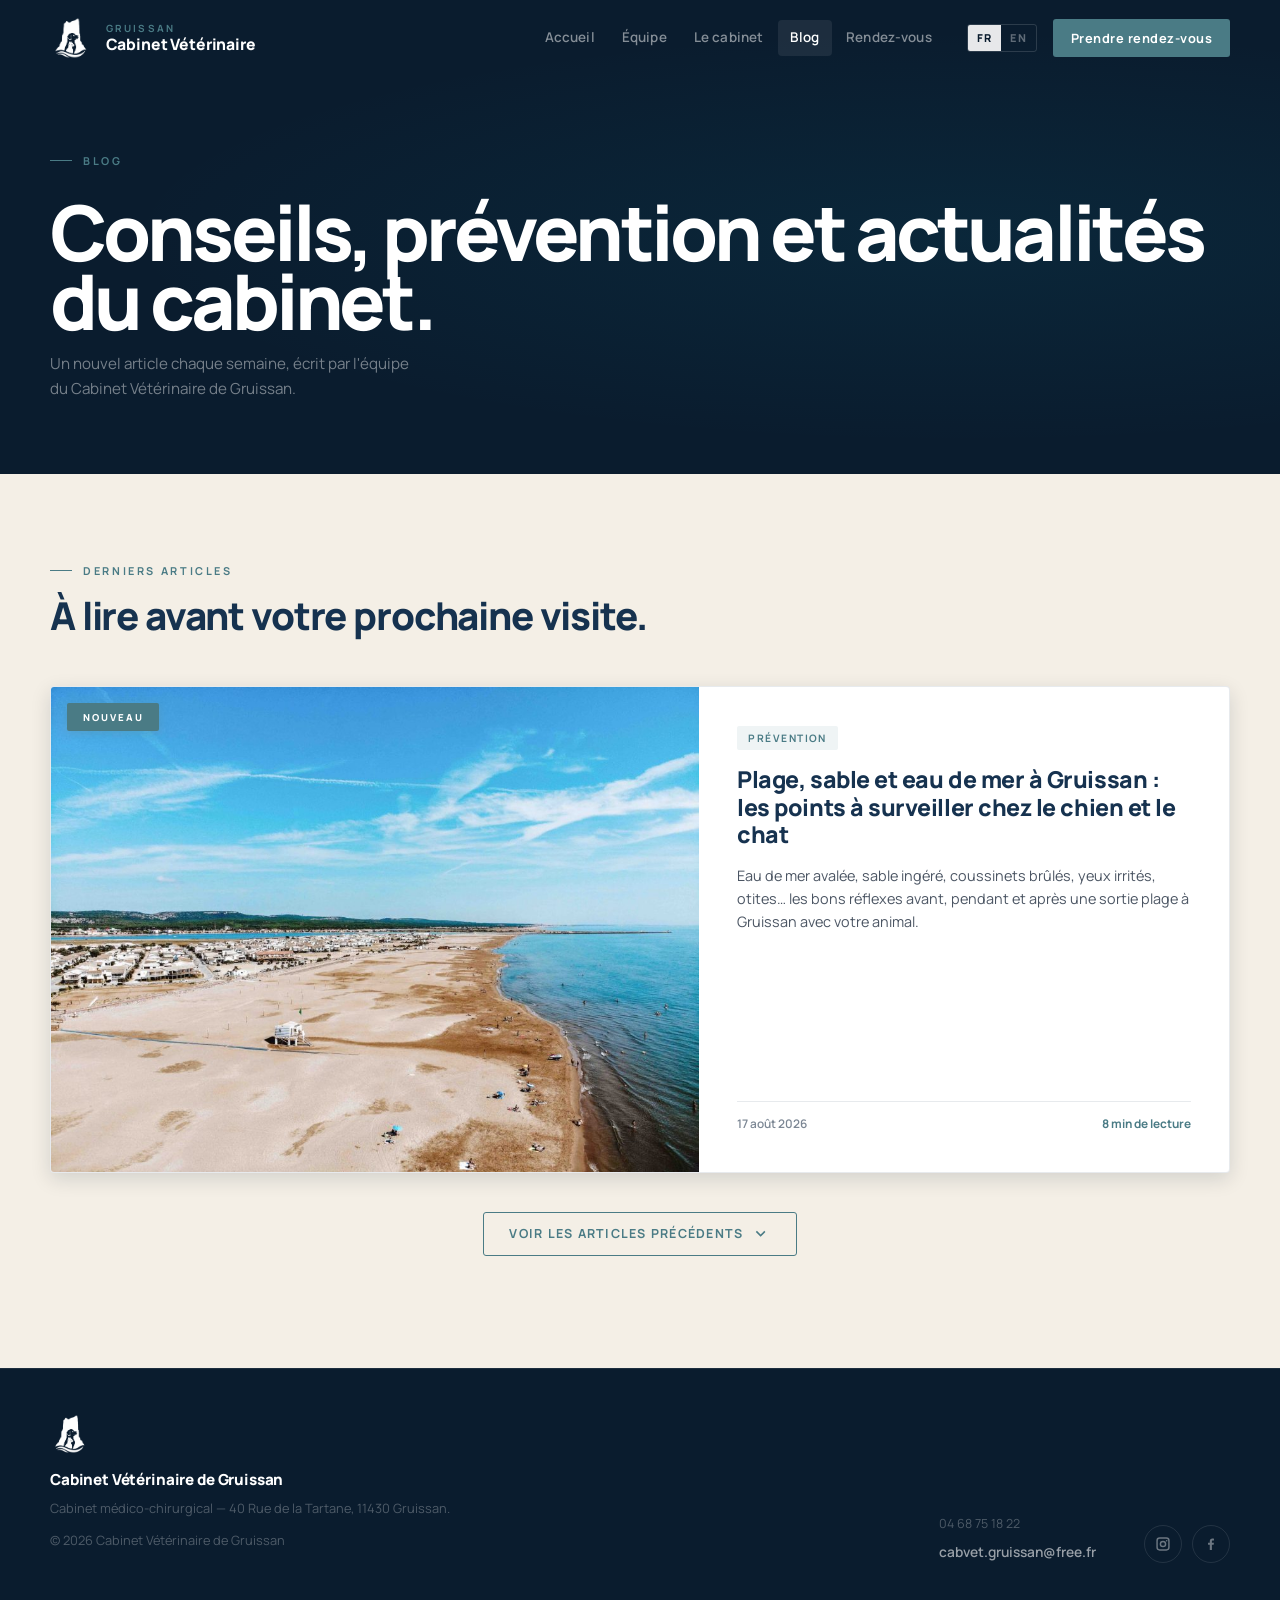
<file: blog.html>
<!DOCTYPE html>
<html lang="fr">
<head>
  <meta charset="UTF-8">
  <meta name="viewport" content="width=device-width, initial-scale=1.0">
  <title>Blog | Cabinet Vétérinaire de Gruissan</title>
  <meta id="metaDescription" name="description" content="Conseils vétérinaires, prévention et actualités pour chiens, chats et NAC, par le Cabinet Vétérinaire de Gruissan. Un nouvel article chaque semaine.">
  <link rel="canonical" href="https://www.cabinet-veterinaire-gruissan.fr/blog.html">
  <meta property="og:type" content="website">
  <meta property="og:title" content="Blog | Cabinet Vétérinaire de Gruissan">
  <meta property="og:description" content="Conseils vétérinaires, prévention et actualités pour chiens, chats et NAC, par le Cabinet Vétérinaire de Gruissan.">
  <meta property="og:image" content="Photos/Shooting Juin 2026/cabinet-veterinaire-gruissan-jf1.JPG">
  <meta property="og:url" content="https://www.cabinet-veterinaire-gruissan.fr/blog.html">
  <meta name="twitter:card" content="summary_large_image">
  <link rel="icon" type="image/png" href="Logo/logo-cabinet-veterinaire-gruissan-vf-sans-fond.png">
  <link rel="preconnect" href="https://fonts.googleapis.com">
  <link rel="preconnect" href="https://fonts.gstatic.com" crossorigin>
  <link href="https://fonts.googleapis.com/css2?family=Manrope:wght@400;500;600;700;800&display=swap" rel="stylesheet">
  <link rel="stylesheet" href="styles.css">
  <script src="main.js" defer></script>
  <script type="application/ld+json">
  {
    "@context": "https://schema.org",
    "@type": "Blog",
    "name": "Blog du Cabinet Vétérinaire de Gruissan",
    "url": "https://www.cabinet-veterinaire-gruissan.fr/blog.html",
    "publisher": {
      "@type": "VeterinaryCare",
      "name": "Cabinet Vétérinaire de Gruissan",
      "founder": "Dr Jean-François EYME"
    },
    "blogPost": [
      {
        "@type": "BlogPosting",
        "headline": "Épillets de graminées : le danger méconnu de l'été pour chiens et chats à Gruissan",
        "url": "https://www.cabinet-veterinaire-gruissan.fr/blog-epillets-graminees-chien-chat.html",
        "datePublished": "2026-06-17"
      },
      {
        "@type": "BlogPosting",
        "headline": "Canicule à Gruissan : comment protéger votre chien ou votre chat pendant les fortes chaleurs",
        "url": "https://www.cabinet-veterinaire-gruissan.fr/blog-canicule-chien-chat-gruissan.html",
        "datePublished": "2026-07-06"
      },
      {
        "@type": "BlogPosting",
        "headline": "Épillets à Gruissan : pourquoi faut-il les surveiller chez le chien et le chat ?",
        "url": "https://www.cabinet-veterinaire-gruissan.fr/blog-epillets-surveiller-chien-chat-gruissan.html",
        "datePublished": "2026-07-27"
      },
      {
        "@type": "BlogPosting",
        "headline": "En vacances à Gruissan avec votre animal : les bons réflexes avant et pendant le séjour",
        "url": "https://www.cabinet-veterinaire-gruissan.fr/blog-vacances-gruissan-chien-chat.html",
        "datePublished": "2026-08-10"
      },
      {
        "@type": "BlogPosting",
        "headline": "Plage, sable et eau de mer à Gruissan : les points à surveiller chez le chien et le chat",
        "url": "https://www.cabinet-veterinaire-gruissan.fr/blog-plage-sable-eau-mer-chien-chat-gruissan.html",
        "datePublished": "2026-08-17"
      }
    ]
  }
  </script>
</head>
<body data-page="blog">

  <header class="site-header">
    <div class="header-inner">
      <a class="brand" href="index.html">
        <img class="brand-mark brand-mark-light" src="Logo/logo-cabinet-veterinaire-gruissan-vf-blanc.png" alt="Logo" decoding="async">
        <img class="brand-mark brand-mark-dark" src="Logo/logo-cabinet-veterinaire-gruissan-vf-sans-fond.png" alt="Logo" decoding="async">
        <div class="brand-copy">
          <small>Gruissan</small>
          <strong>Cabinet Vétérinaire</strong>
        </div>
      </a>
      <button class="nav-toggle" type="button" aria-expanded="false" aria-label="Menu">
        <span></span><span></span><span></span>
      </button>
      <nav class="site-nav">
        <div class="nav-links">
          <a href="index.html"        data-i18n="nav.home">Accueil</a>
          <a href="equipe.html"       data-i18n="nav.team">Équipe</a>
          <a href="cabinet.html"      data-i18n="nav.cabinet">Le cabinet</a>
          <a class="is-current" href="blog.html" data-i18n="nav.blog">Blog</a>
          <a href="rendez-vous.html"  data-i18n="nav.booking">Rendez-vous</a>
        </div>
        <div class="lang-switch">
          <button class="is-active" type="button" data-lang="fr">FR</button>
          <button type="button" data-lang="en">EN</button>
        </div>
        <a class="header-cta" href="rendez-vous.html" data-i18n="nav.cta">Prendre rendez-vous</a>
      </nav>
    </div>
  </header>

  <main>

    <section class="page-hero">
      <div class="container page-hero-inner">
        <div class="section-label" data-i18n="blog.hero.label">Blog</div>
        <h1 data-i18n="blog.hero.title">Conseils, prévention et actualités du cabinet.</h1>
        <p data-i18n="blog.hero.sub">Un nouvel article chaque semaine, écrit par l'équipe du Cabinet Vétérinaire de Gruissan.</p>
      </div>
    </section>

    <section class="blog-list-section">
      <div class="container">

        <div class="section-head-block">
          <div class="section-label" data-i18n="blog.list.label">Derniers articles</div>
          <h2 data-i18n="blog.list.title">À lire avant votre prochaine visite.</h2>
        </div>

        <!-- Article vedette (le plus récent) -->
        <a class="blog-card blog-card--featured" href="blog-plage-sable-eau-mer-chien-chat-gruissan.html" data-reveal>
          <div class="blog-card-photo">
            <span class="blog-badge-new">Nouveau</span>
            <img src="Articles/Plage, sable et eau de mer /Plage-chalet-aerien-Gruissan-veterinaire-dr-eyme.jpg" loading="lazy" decoding="async" alt="Plage à Gruissan avec son chien ou son chat">
          </div>
          <div class="blog-card-body">
            <span class="blog-card-tag" data-i18n="blog.card6.tag">Prévention</span>
            <h3 class="blog-card-title" data-i18n="blog.card6.title">Plage, sable et eau de mer à Gruissan : les points à surveiller chez le chien et le chat</h3>
            <p class="blog-card-excerpt" data-i18n="blog.card6.excerpt">Eau de mer avalée, sable ingéré, coussinets brûlés, yeux irrités, otites… les bons réflexes avant, pendant et après une sortie plage à Gruissan avec votre animal.</p>
            <div class="blog-card-meta">
              <span>17 août 2026</span>
              <span data-i18n="blog.card6.read">8 min de lecture</span>
            </div>
          </div>
        </a>

        <!-- Bouton pour déplier les anciens articles -->
        <div class="blog-more-header">
          <button class="blog-more-btn" id="blogShowMore" type="button">
            <span id="blogShowMoreLabel" data-i18n="blog.more.show">Voir les articles précédents</span>
            <svg id="blogShowMoreIcon" viewBox="0 0 24 24" fill="currentColor"><path d="M7.41 8.59L12 13.17l4.59-4.58L18 10l-6 6-6-6z"/></svg>
          </button>
        </div>

        <!-- Grille des anciens articles (masquée par défaut) -->
        <div class="blog-more-grid" id="blogMoreGrid">

          <a class="blog-card" href="blog-vacances-gruissan-chien-chat.html">
            <div class="blog-card-photo">
              <img src="Articles/été gruissan/cabinet-veterinaire-gruissan-ete-chien-chat-narbonne-prevention.jpg" loading="lazy" decoding="async" alt="En vacances à Gruissan avec son animal">
            </div>
            <div class="blog-card-body">
              <span class="blog-card-tag" data-i18n="blog.card5.tag">Conseils</span>
              <h3 class="blog-card-title" data-i18n="blog.card5.title">En vacances à Gruissan avec votre animal : les bons réflexes avant et pendant le séjour</h3>
              <p class="blog-card-excerpt" data-i18n="blog.card5.excerpt">Identification, antiparasitaires, chaleur, épillets, transport… quelques vérifications simples pour partir serein à Gruissan avec votre chien ou votre chat.</p>
              <div class="blog-card-meta">
                <span>10 août 2026</span>
                <span data-i18n="blog.card5.read">7 min de lecture</span>
              </div>
            </div>
          </a>

          <a class="blog-card" href="blog-epillets-surveiller-chien-chat-gruissan.html">
            <div class="blog-card-photo">
              <img src="Articles/epilet/cabinet-veterinaire-gruissan-epillets-chien-chat-narbonne-prevention.png" loading="lazy" decoding="async" alt="Épillets chez le chien et le chat à Gruissan — prévention">
            </div>
            <div class="blog-card-body">
              <span class="blog-card-tag" data-i18n="blog.card4.tag">Prévention</span>
              <h3 class="blog-card-title" data-i18n="blog.card4.title">Épillets à Gruissan : pourquoi faut-il les surveiller chez le chien et le chat ?</h3>
              <p class="blog-card-excerpt" data-i18n="blog.card4.excerpt">Où les épillets se logent, quels signes surveiller après une balade et quand consulter — le guide complet du Cabinet Vétérinaire de Gruissan.</p>
              <div class="blog-card-meta">
                <span>27 juillet 2026</span>
                <span data-i18n="blog.card4.read">7 min de lecture</span>
              </div>
            </div>
          </a>

          <a class="blog-card" href="blog-canicule-chien-chat-gruissan.html">
            <div class="blog-card-photo">
              <img src="Articles/Chaleur/chaleur-article-veterinaire-gruissan.png" loading="lazy" decoding="async" alt="Canicule à Gruissan : protéger son chien et son chat">
            </div>
            <div class="blog-card-body">
              <span class="blog-card-tag" data-i18n="blog.card3.tag">Prévention</span>
              <h3 class="blog-card-title" data-i18n="blog.card3.title">Canicule à Gruissan : comment protéger votre chien ou votre chat pendant les fortes chaleurs</h3>
              <p class="blog-card-excerpt" data-i18n="blog.card3.excerpt">En été, les chiens et les chats peuvent souffrir rapidement de la chaleur. Découvrez les bons réflexes, les erreurs à éviter et les signes d'alerte à surveiller à Gruissan.</p>
              <div class="blog-card-meta">
                <span>6 juillet 2026</span>
                <span data-i18n="blog.card3.read">8 min de lecture</span>
              </div>
            </div>
          </a>

          <a class="blog-card" href="blog-epillets-graminees-chien-chat.html">
            <div class="blog-card-photo">
              <img src="Photos/Shooting Juin 2026/cabinet-veterinaire-gruissan-jf3.JPG" loading="lazy" decoding="async" alt="Consultation au Cabinet Vétérinaire de Gruissan">
            </div>
            <div class="blog-card-body">
              <span class="blog-card-tag" data-i18n="blog.card2.tag">Prévention</span>
              <h3 class="blog-card-title" data-i18n="blog.card2.title">Épillets de graminées : le danger méconnu de l'été pour chiens et chats à Gruissan</h3>
              <p class="blog-card-excerpt" data-i18n="blog.card2.excerpt">En été, les épillets de graminées se glissent dans les pattes, oreilles, yeux et nez des animaux et migrent en profondeur. Signes à reconnaître et réflexes d'urgence.</p>
              <div class="blog-card-meta">
                <span>17 juin 2026</span>
                <span data-i18n="blog.card2.read">6 min de lecture</span>
              </div>
            </div>
          </a>

        </div>

      </div>
    </section>

  </main>

  <footer class="site-footer">
    <div class="container footer-inner">
      <div class="footer-brand">
        <img class="footer-brand-mark" src="Logo/logo-cabinet-veterinaire-gruissan-vf-blanc.png" alt="Cabinet Vétérinaire de Gruissan" decoding="async">
        <strong data-i18n="footer.brand">Cabinet Vétérinaire de Gruissan</strong>
        <span data-i18n="footer.text">Cabinet médico-chirurgical — 40 Rue de la Tartane, 11430 Gruissan.</span>
        <span class="footer-copy">© 2026 Cabinet Vétérinaire de Gruissan</span>
      </div>
      <div class="footer-meta">
        <span>04 68 75 18 22</span>
        <a href="mailto:cabvet.gruissan@free.fr">cabvet.gruissan@free.fr</a>
      </div>
      <div class="footer-socials">
        <a class="social-link" href="https://www.instagram.com/cab.veterinairegruissan" target="_blank" rel="noreferrer" aria-label="Instagram">
          <svg viewBox="0 0 24 24"><path d="M7 2h10a5 5 0 0 1 5 5v10a5 5 0 0 1-5 5H7a5 5 0 0 1-5-5V7a5 5 0 0 1 5-5Zm0 2.2A2.8 2.8 0 0 0 4.2 7v10A2.8 2.8 0 0 0 7 19.8h10a2.8 2.8 0 0 0 2.8-2.8V7A2.8 2.8 0 0 0 17 4.2H7Zm10.55 1.65a1.2 1.2 0 1 1 0 2.4 1.2 1.2 0 0 1 0-2.4ZM12 7a5 5 0 1 1 0 10A5 5 0 0 1 12 7Zm0 2.2A2.8 2.8 0 1 0 12 14.8 2.8 2.8 0 0 0 12 9.2Z"/></svg>
        </a>
        <a class="social-link" href="https://www.facebook.com/cliniquedudreyme?mibextid=wwXIfr&rdid=RJFZFhH7a80JDXNF&share_url=https%3A%2F%2Fwww.facebook.com%2Fshare%2F1GU4uRXrWT%2F%3Fmibextid%3DwwXIfr#" target="_blank" rel="noreferrer" aria-label="Facebook">
          <svg viewBox="0 0 24 24"><path d="M13.35 21v-7.8h2.62l.4-3.04h-3.02V8.22c0-.88.25-1.47 1.5-1.47h1.6V4.03c-.28-.04-1.24-.12-2.35-.12-2.33 0-3.92 1.42-3.92 4.03v2.22H7.55v3.04h2.63V21h3.17Z"/></svg>
        </a>
      </div>
    </div>
  </footer>

  <div class="toast" id="toast" role="status" aria-live="polite"></div>
</body>
</html>
</file>
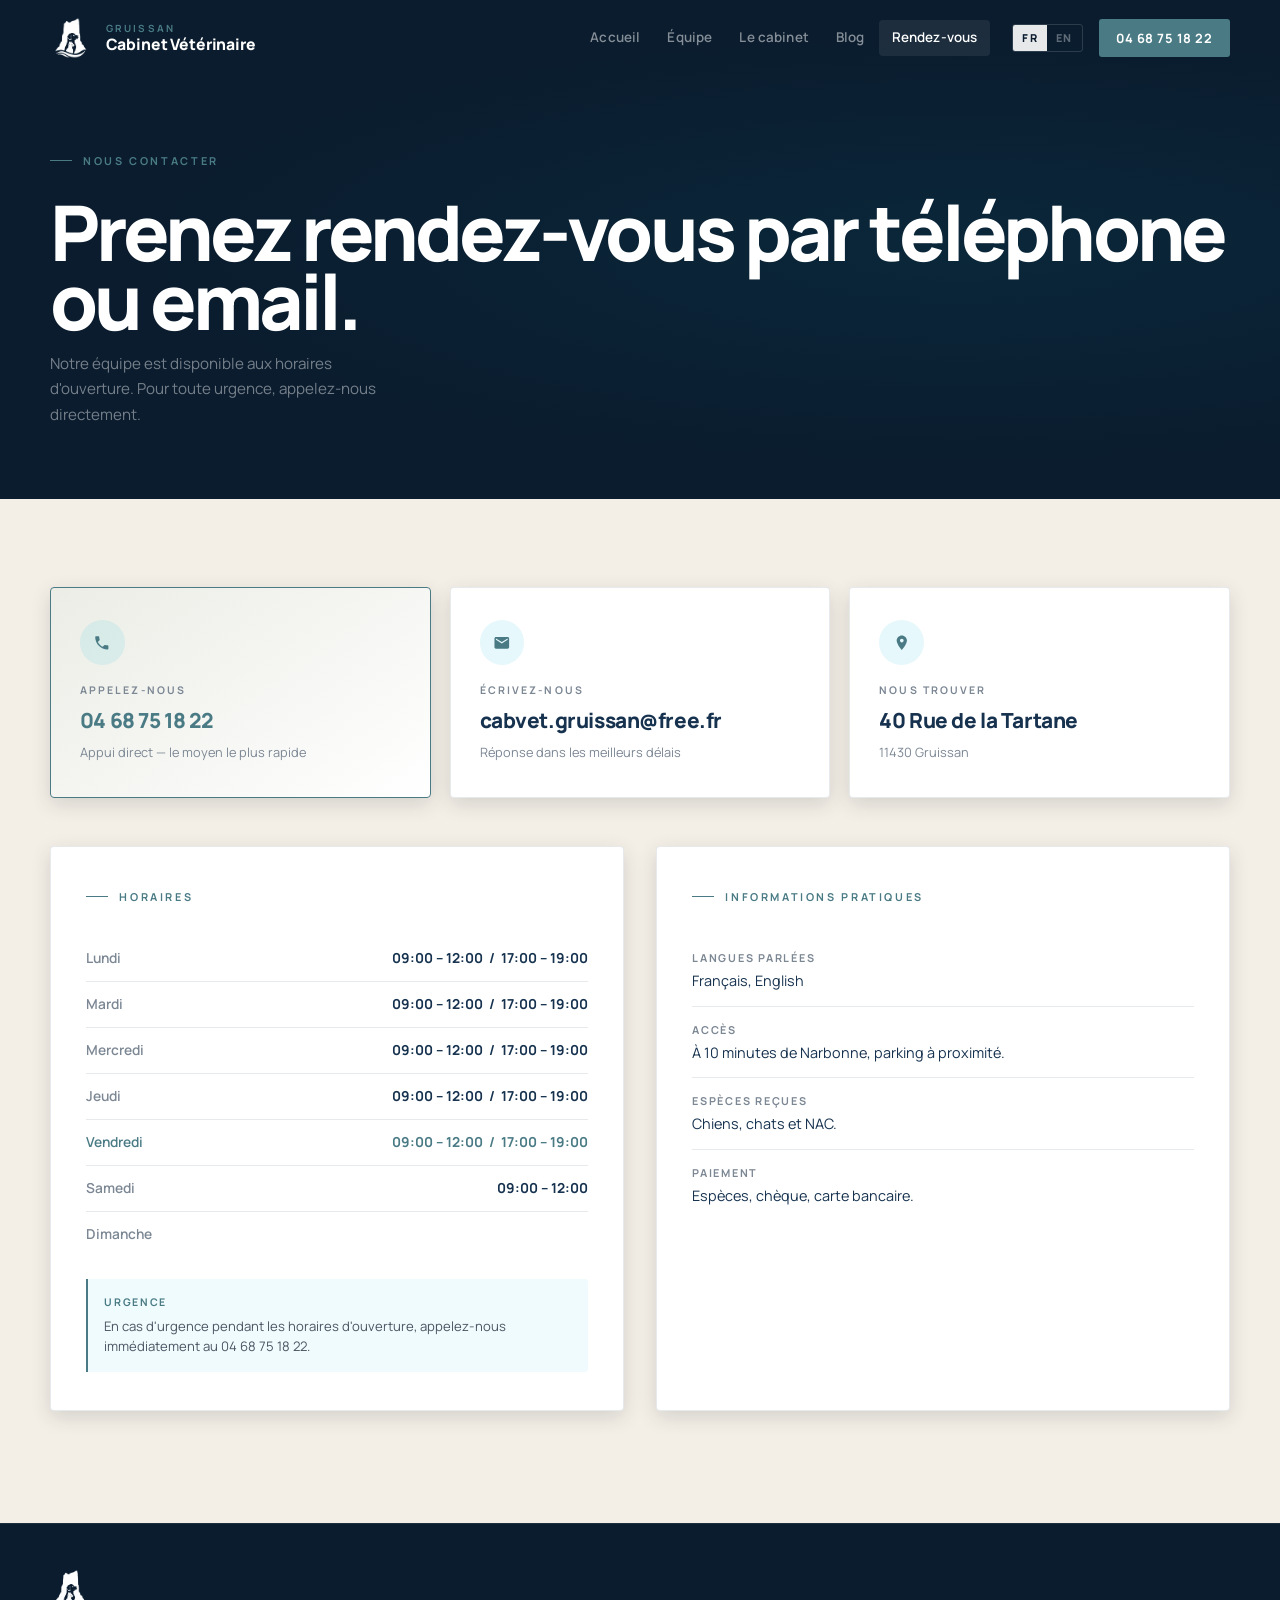
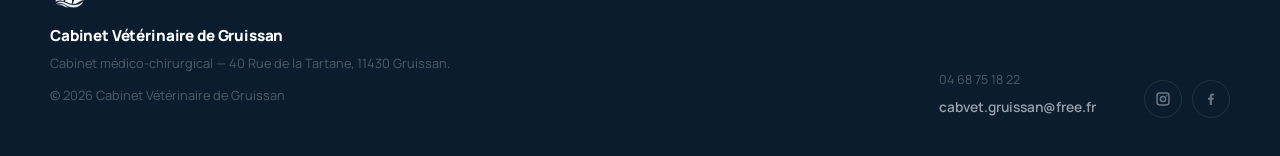
<file: rendez-vous.html>
<!DOCTYPE html>
<html lang="fr">
<head>
  <meta charset="UTF-8">
  <meta name="viewport" content="width=device-width, initial-scale=1.0">
  <title>Nous contacter | Cabinet Vétérinaire de Gruissan</title>
  <meta id="metaDescription" name="description" content="Contactez le Cabinet Vétérinaire de Gruissan par téléphone ou email pour prendre rendez-vous.">
  <link rel="icon" type="image/png" href="Logo/logo-cabinet-veterinaire-gruissan-vf-sans-fond.png">
  <link rel="preconnect" href="https://fonts.googleapis.com">
  <link rel="preconnect" href="https://fonts.gstatic.com" crossorigin>
  <link href="https://fonts.googleapis.com/css2?family=Manrope:wght@400;500;600;700;800&display=swap" rel="stylesheet">
  <link rel="stylesheet" href="styles.css">
  <script src="main.js" defer></script>
</head>
<body data-page="booking">

  <header class="site-header">
    <div class="header-inner">
      <a class="brand" href="index.html">
        <img class="brand-mark brand-mark-light" src="Logo/logo-cabinet-veterinaire-gruissan-vf-blanc.png" alt="Logo" decoding="async">
        <img class="brand-mark brand-mark-dark" src="Logo/logo-cabinet-veterinaire-gruissan-vf-sans-fond.png" alt="Logo" decoding="async">
        <div class="brand-copy">
          <small>Gruissan</small>
          <strong>Cabinet Vétérinaire</strong>
        </div>
      </a>
      <button class="nav-toggle" type="button" aria-expanded="false" aria-label="Menu">
        <span></span><span></span><span></span>
      </button>
      <nav class="site-nav">
        <div class="nav-links">
          <a href="index.html"        data-i18n="nav.home">Accueil</a>
          <a href="equipe.html"       data-i18n="nav.team">Équipe</a>
          <a href="cabinet.html"      data-i18n="nav.cabinet">Le cabinet</a>
          <a href="blog.html"         data-i18n="nav.blog">Blog</a>
          <a class="is-current" href="rendez-vous.html" data-i18n="nav.booking">Rendez-vous</a>
        </div>
        <div class="lang-switch">
          <button class="is-active" type="button" data-lang="fr">FR</button>
          <button type="button" data-lang="en">EN</button>
        </div>
        <a class="header-cta" href="tel:+33468751822">04 68 75 18 22</a>
      </nav>
    </div>
  </header>

  <main>

    <section class="page-hero">
      <div class="container page-hero-inner">
        <div class="section-label" data-i18n="contact.hero.label">Nous contacter</div>
        <h1 data-i18n="contact.hero.title">Prenez rendez-vous par téléphone ou email.</h1>
        <p data-i18n="contact.hero.sub">Notre équipe est disponible aux horaires d'ouverture. Pour toute urgence, appelez-nous directement.</p>
      </div>
    </section>

    <section class="contact-section">
      <div class="container">

        <div class="contact-main-grid">

          <!-- Téléphone -->
          <a class="contact-card contact-card--primary" href="tel:+33468751822" data-reveal>
            <div class="contact-card-icon">
              <svg viewBox="0 0 24 24"><path d="M6.62 10.79c1.44 2.83 3.76 5.14 6.59 6.59l2.2-2.2c.27-.27.67-.36 1.02-.24 1.12.37 2.33.57 3.57.57.55 0 1 .45 1 1V20c0 .55-.45 1-1 1-9.39 0-17-7.61-17-17 0-.55.45-1 1-1h3.5c.55 0 1 .45 1 1 0 1.25.2 2.45.57 3.57.11.35.03.74-.25 1.02l-2.2 2.2z"/></svg>
            </div>
            <span class="contact-card-label" data-i18n="contact.phone.label">Appelez-nous</span>
            <strong class="contact-card-value">04 68 75 18 22</strong>
            <span class="contact-card-hint" data-i18n="contact.phone.hint">Appui direct — le moyen le plus rapide</span>
          </a>

          <!-- Email -->
          <a class="contact-card" href="mailto:cabvet.gruissan@free.fr" data-reveal style="--rd:.08s">
            <div class="contact-card-icon">
              <svg viewBox="0 0 24 24"><path d="M20 4H4c-1.1 0-2 .9-2 2v12c0 1.1.9 2 2 2h16c1.1 0 2-.9 2-2V6c0-1.1-.9-2-2-2zm0 4l-8 5-8-5V6l8 5 8-5v2z"/></svg>
            </div>
            <span class="contact-card-label" data-i18n="contact.email.label">Écrivez-nous</span>
            <strong class="contact-card-value">cabvet.gruissan@free.fr</strong>
            <span class="contact-card-hint" data-i18n="contact.email.hint">Réponse dans les meilleurs délais</span>
          </a>

          <!-- Adresse -->
          <a class="contact-card" href="https://maps.google.com/?q=40+Rue+de+la+Tartane+11430+Gruissan" target="_blank" rel="noreferrer" data-reveal style="--rd:.16s">
            <div class="contact-card-icon">
              <svg viewBox="0 0 24 24"><path d="M12 2C8.13 2 5 5.13 5 9c0 5.25 7 13 7 13s7-7.75 7-13c0-3.87-3.13-7-7-7zm0 9.5c-1.38 0-2.5-1.12-2.5-2.5s1.12-2.5 2.5-2.5 2.5 1.12 2.5 2.5-1.12 2.5-2.5 2.5z"/></svg>
            </div>
            <span class="contact-card-label" data-i18n="contact.addr.label">Nous trouver</span>
            <strong class="contact-card-value">40 Rue de la Tartane</strong>
            <span class="contact-card-hint">11430 Gruissan</span>
          </a>

        </div>

        <!-- Horaires + urgence -->
        <div class="contact-hours-block" data-reveal style="--rd:.1s">

          <div class="contact-hours-panel">
            <div class="section-label" data-i18n="contact.hours.label">Horaires</div>
            <table class="hours-table" style="margin-top:1.2rem">
              <tbody>
                <tr data-day="1"><td data-i18n="home.hours.mon">Lundi</td><td>09:00 – 12:00 &nbsp;/&nbsp; 17:00 – 19:00</td></tr>
                <tr data-day="2"><td data-i18n="home.hours.tue">Mardi</td><td>09:00 – 12:00 &nbsp;/&nbsp; 17:00 – 19:00</td></tr>
                <tr data-day="3"><td data-i18n="home.hours.wed">Mercredi</td><td>09:00 – 12:00 &nbsp;/&nbsp; 17:00 – 19:00</td></tr>
                <tr data-day="4"><td data-i18n="home.hours.thu">Jeudi</td><td>09:00 – 12:00 &nbsp;/&nbsp; 17:00 – 19:00</td></tr>
                <tr data-day="5"><td data-i18n="home.hours.fri">Vendredi</td><td>09:00 – 12:00 &nbsp;/&nbsp; 17:00 – 19:00</td></tr>
                <tr data-day="6"><td data-i18n="home.hours.sat">Samedi</td><td>09:00 – 12:00</td></tr>
                <tr data-day="0"><td data-i18n="home.hours.sun">Dimanche</td><td class="hours-closed" data-i18n="home.hours.closed">Fermé</td></tr>
              </tbody>
            </table>
            <div class="urgency-note" style="margin-top:1.4rem">
              <strong data-i18n="home.hours.urgLabel">Urgence</strong>
              <p data-i18n="home.hours.urgText">En cas d'urgence pendant les horaires d'ouverture, appelez-nous immédiatement au 04 68 75 18 22.</p>
            </div>
          </div>

          <div class="contact-infos-panel">
            <div class="section-label" data-i18n="contact.infos.label">Informations pratiques</div>
            <ul class="contact-info-list" style="margin-top:1.2rem">
              <li class="contact-info-item">
                <strong data-i18n="contact.infos.lang">Langues parlées</strong>
                <span>Français, English</span>
              </li>
              <li class="contact-info-item">
                <strong data-i18n="contact.infos.access">Accès</strong>
                <span data-i18n="contact.infos.accessText">À 10 minutes de Narbonne, parking à proximité.</span>
              </li>
              <li class="contact-info-item">
                <strong data-i18n="contact.infos.species">Espèces reçues</strong>
                <span data-i18n="contact.infos.speciesText">Chiens, chats et NAC.</span>
              </li>
              <li class="contact-info-item">
                <strong data-i18n="contact.infos.payment">Paiement</strong>
                <span data-i18n="contact.infos.paymentText">Espèces, chèque, carte bancaire.</span>
              </li>
            </ul>
          </div>

        </div>

      </div>
    </section>

  </main>

  <footer class="site-footer">
    <div class="container footer-inner">
      <div class="footer-brand">
        <img class="footer-brand-mark" src="Logo/logo-cabinet-veterinaire-gruissan-vf-blanc.png" alt="Cabinet Vétérinaire de Gruissan" decoding="async">
        <strong data-i18n="footer.brand">Cabinet Vétérinaire de Gruissan</strong>
        <span data-i18n="footer.text">Cabinet médico-chirurgical — 40 Rue de la Tartane, 11430 Gruissan.</span>
        <span class="footer-copy">© 2026 Cabinet Vétérinaire de Gruissan</span>
      </div>
      <div class="footer-meta">
        <span>04 68 75 18 22</span>
        <a href="mailto:cabvet.gruissan@free.fr">cabvet.gruissan@free.fr</a>
      </div>
      <div class="footer-socials">
        <a class="social-link" href="https://www.instagram.com/cab.veterinairegruissan" target="_blank" rel="noreferrer" aria-label="Instagram">
          <svg viewBox="0 0 24 24"><path d="M7 2h10a5 5 0 0 1 5 5v10a5 5 0 0 1-5 5H7a5 5 0 0 1-5-5V7a5 5 0 0 1 5-5Zm0 2.2A2.8 2.8 0 0 0 4.2 7v10A2.8 2.8 0 0 0 7 19.8h10a2.8 2.8 0 0 0 2.8-2.8V7A2.8 2.8 0 0 0 17 4.2H7Zm10.55 1.65a1.2 1.2 0 1 1 0 2.4 1.2 1.2 0 0 1 0-2.4ZM12 7a5 5 0 1 1 0 10A5 5 0 0 1 12 7Zm0 2.2A2.8 2.8 0 1 0 12 14.8 2.8 2.8 0 0 0 12 9.2Z"/></svg>
        </a>
        <a class="social-link" href="https://www.facebook.com/cliniquedudreyme?mibextid=wwXIfr&rdid=RJFZFhH7a80JDXNF&share_url=https%3A%2F%2Fwww.facebook.com%2Fshare%2F1GU4uRXrWT%2F%3Fmibextid%3DwwXIfr#" target="_blank" rel="noreferrer" aria-label="Facebook">
          <svg viewBox="0 0 24 24"><path d="M13.35 21v-7.8h2.62l.4-3.04h-3.02V8.22c0-.88.25-1.47 1.5-1.47h1.6V4.03c-.28-.04-1.24-.12-2.35-.12-2.33 0-3.92 1.42-3.92 4.03v2.22H7.55v3.04h2.63V21h3.17Z"/></svg>
        </a>
      </div>
    </div>
  </footer>

  <div class="toast" id="toast" role="status" aria-live="polite"></div>
</body>
</html>
</file>
<file: styles.css>
/* ============================================================
   TOKENS
   ============================================================ */
:root {
  --void:    #0A1C2E;
  --deep:    #0F2740;
  --navy:    #16324F;
  --steel:   #1E3E5C;
  --teal:    #4A7B85;
  --bright:  #5F8F99;
  --sand:    #8FAE9D;
  --cream:   #F4EFE6;
  --smoke:   #EEF1EE;
  --white:   #FFFFFF;
  --ink:     #16324F;
  --body:    #4B5563;
  --muted:   #7C8794;
  --line-l:  rgba(22,50,79,0.1);
  --line-d:  rgba(255,255,255,0.08);
  --shadow:  0 20px 60px rgba(10,28,46,0.22);
  --shadow-s:0 6px 20px rgba(10,28,46,0.14);
  --c: min(1180px, calc(100vw - 3rem));
}

/* ============================================================
   RESET
   ============================================================ */
*, *::before, *::after { box-sizing: border-box; margin: 0; padding: 0; }
html { scroll-behavior: smooth; -webkit-font-smoothing: antialiased; }
body { font-family: "Manrope", system-ui, sans-serif; color: var(--ink); background: var(--cream); line-height: 1.6; }
img { display: block; max-width: 100%; }
a { color: inherit; text-decoration: none; }

/* Image loading placeholders — prevents blank white boxes during load */
.hero-media,
.gallery-slide,
.gallery-cell,
.blog-card-photo,
.team-card-photo,
.team-full-photo,
.split-media,
.cabinet-story-photo,
.article-cover .container,
.ribbon-photo { background: #dde0de; }
button, input, select, textarea { font: inherit; }
button { border: 0; background: none; cursor: pointer; color: inherit; }
.container { width: var(--c); margin: 0 auto; }

/* ============================================================
   HEADER
   ============================================================ */
.site-header {
  position: fixed;
  inset: 0 0 auto 0;
  z-index: 100;
  transition: background .3s, backdrop-filter .3s, box-shadow .3s;
}

.site-header.is-scrolled {
  background: rgba(255,255,255,.96);
  backdrop-filter: blur(18px);
  box-shadow: 0 1px 0 var(--line-l), 0 4px 20px rgba(14,27,42,.06);
}

.site-header.is-scrolled .brand-copy strong { color: var(--ink); }
.site-header.is-scrolled .brand-copy small  { color: var(--teal); }

.site-header.is-scrolled .nav-links a {
  color: rgba(14,27,42,.5);
}

.site-header.is-scrolled .nav-links a:hover,
.site-header.is-scrolled .nav-links a.is-current {
  color: var(--ink);
  background: rgba(14,27,42,.05);
}

.site-header.is-scrolled .lang-switch {
  border-color: rgba(14,27,42,.14);
}

.site-header.is-scrolled .lang-switch button {
  color: rgba(14,27,42,.35);
}

.site-header.is-scrolled .lang-switch button.is-active {
  background: var(--ink);
  color: white;
}

.site-header.is-scrolled .nav-toggle span { background: var(--ink); }

.header-inner {
  display: flex;
  align-items: center;
  justify-content: space-between;
  gap: 1.5rem;
  height: 76px;
  width: var(--c);
  margin: 0 auto;
}

.brand {
  display: flex;
  align-items: center;
  gap: .85rem;
  flex-shrink: 0;
}

.brand-mark {
  width: 42px; height: 42px;
  object-fit: contain;
}

.brand-mark-dark { display: none; }

.site-header.is-scrolled .brand-mark-light { display: none; }
.site-header.is-scrolled .brand-mark-dark  { display: block; }

.brand-copy { line-height: 1.15; }

.brand-copy small {
  display: block;
  font-size: .62rem;
  letter-spacing: .22em;
  text-transform: uppercase;
  color: var(--teal);
  font-weight: 700;
}

.brand-copy strong {
  display: block;
  font-size: .98rem;
  font-weight: 800;
  color: white;
  letter-spacing: -.01em;
}

.nav-toggle {
  display: none;
  width: 40px; height: 40px;
  flex-direction: column;
  align-items: center;
  justify-content: center;
  gap: 5px;
}

.nav-toggle span {
  display: block;
  width: 22px; height: 2px;
  background: white;
  border-radius: 2px;
  transition: transform .2s, opacity .2s;
}

.nav-toggle[aria-expanded="true"] span:nth-child(1) { transform: translateY(7px) rotate(45deg); }
.nav-toggle[aria-expanded="true"] span:nth-child(2) { opacity: 0; }
.nav-toggle[aria-expanded="true"] span:nth-child(3) { transform: translateY(-7px) rotate(-45deg); }

.site-nav {
  display: flex;
  align-items: center;
  gap: .2rem;
}

.nav-links {
  display: flex;
  align-items: center;
  gap: .1rem;
}

.nav-links a {
  font-size: .84rem;
  font-weight: 600;
  color: rgba(255,255,255,.5);
  padding: .45rem .8rem;
  border-radius: 4px;
  transition: color .2s, background .2s;
  letter-spacing: .01em;
}

.nav-links a:hover,
.nav-links a.is-current {
  color: white;
  background: rgba(255,255,255,.08);
}

.lang-switch {
  display: flex;
  align-items: stretch;
  margin-left: 1.2rem;
  border: 1px solid rgba(255,255,255,.14);
  border-radius: 3px;
  overflow: hidden;
}

.lang-switch button {
  font-size: .68rem;
  font-weight: 800;
  letter-spacing: .14em;
  text-transform: uppercase;
  color: rgba(255,255,255,.35);
  padding: .3rem .55rem;
  transition: color .2s, background .2s;
}

.lang-switch button.is-active {
  background: rgba(255,255,255,.9);
  color: var(--void);
}

.lang-switch button:hover:not(.is-active) { color: rgba(255,255,255,.7); }

.header-cta {
  display: inline-flex;
  align-items: center;
  padding: .55rem 1.1rem;
  background: var(--teal);
  color: white;
  font-size: .8rem;
  font-weight: 700;
  letter-spacing: .04em;
  border-radius: 3px;
  margin-left: .8rem;
  white-space: nowrap;
  transition: background .2s, transform .2s;
}

.header-cta:hover { background: var(--bright); transform: translateY(-1px); }

/* ============================================================
   HERO
   ============================================================ */
.hero {
  position: relative;
  min-height: 100svh;
  display: flex;
  flex-direction: column;
  justify-content: flex-end;
  overflow: hidden;
  background: var(--void);
}

.hero-media {
  position: absolute;
  inset: 0;
  z-index: 0;
}

.hero-media img {
  width: 100%; height: 100%;
  object-fit: cover;
  object-position: center 55%;
}

.hero-media::after {
  content: "";
  position: absolute;
  inset: 0;
  background:
    linear-gradient(to right, rgba(7,13,26,.78) 0%, rgba(7,13,26,.48) 52%, rgba(7,13,26,.18) 100%),
    linear-gradient(to top,   rgba(7,13,26,.72) 0%, transparent 52%);
}

.hero-body {
  position: relative;
  z-index: 1;
  width: var(--c);
  margin: 0 auto;
  padding: 9rem 0 5.5rem;
  display: grid;
  gap: 1.8rem;
}

.hero-label {
  display: inline-flex;
  align-items: center;
  gap: .75rem;
  font-size: .7rem;
  font-weight: 700;
  letter-spacing: .24em;
  text-transform: uppercase;
  color: var(--teal);
}

.hero-label::before {
  content: "";
  width: 28px; height: 1px;
  background: var(--teal);
  flex-shrink: 0;
}

.hero-title {
  font-size: clamp(3.2rem, 8vw, 7.8rem);
  font-weight: 800;
  line-height: .88;
  letter-spacing: -.05em;
  color: white;
  max-width: 14ch;
}

.hero-title em {
  font-style: normal;
  color: var(--teal);
}

.hero-sub {
  font-size: clamp(.95rem, 1.5vw, 1.1rem);
  color: rgba(255,255,255,.55);
  max-width: 38ch;
  line-height: 1.7;
}

.hero-actions {
  display: flex;
  flex-wrap: wrap;
  gap: .7rem;
}

.hero-figures {
  display: flex;
  flex-wrap: wrap;
  gap: 2rem;
  padding-top: 1.6rem;
  border-top: 1px solid rgba(255,255,255,.09);
}

.hero-fig { display: grid; gap: .1rem; }

.hero-fig strong {
  font-size: 1.5rem;
  font-weight: 800;
  color: white;
  letter-spacing: -.03em;
  line-height: 1;
}

.hero-fig span {
  font-size: .68rem;
  font-weight: 600;
  letter-spacing: .14em;
  text-transform: uppercase;
  color: rgba(255,255,255,.36);
}

/* ============================================================
   BUTTONS
   ============================================================ */
.btn {
  display: inline-flex;
  align-items: center;
  gap: .5rem;
  padding: .88rem 1.6rem;
  font-size: .86rem;
  font-weight: 700;
  letter-spacing: .03em;
  border-radius: 3px;
  border: 2px solid transparent;
  cursor: pointer;
  transition: background .2s, color .2s, border-color .2s, transform .2s, box-shadow .2s;
}

.btn:hover { transform: translateY(-2px); }

.btn-primary {
  background: var(--teal);
  color: white;
  box-shadow: 0 8px 28px rgba(15,184,214,.32);
}

.btn-primary:hover { background: var(--bright); box-shadow: 0 12px 36px rgba(15,184,214,.42); }

.btn-ghost {
  border-color: rgba(255,255,255,.28);
  color: white;
}

.btn-ghost:hover { border-color: rgba(255,255,255,.55); background: rgba(255,255,255,.06); }

.btn-dark {
  background: var(--void);
  color: white;
  box-shadow: var(--shadow-s);
}

.btn-dark:hover { background: var(--deep); }

.btn-outline-dark {
  border-color: var(--line-l);
  color: var(--ink);
}

.btn-outline-dark:hover { border-color: var(--teal); color: var(--teal); }

/* ============================================================
   SERVICES STRIP
   ============================================================ */
.services-strip {
  background: var(--smoke);
  padding: 6rem 0;
}

.strip-header {
  display: flex;
  align-items: flex-end;
  justify-content: space-between;
  gap: 2rem;
  margin-bottom: 3.5rem;
}

.section-label {
  display: inline-flex;
  align-items: center;
  gap: .7rem;
  font-size: .68rem;
  font-weight: 700;
  letter-spacing: .24em;
  text-transform: uppercase;
  color: var(--teal);
  margin-bottom: .7rem;
}

.section-label::before {
  content: "";
  width: 22px; height: 1px;
  background: var(--teal);
}

.strip-header h2 {
  font-size: clamp(2rem, 4vw, 3.4rem);
  font-weight: 800;
  letter-spacing: -.04em;
  color: var(--ink);
  line-height: .92;
  max-width: 12ch;
}

.strip-header-note {
  color: var(--body);
  font-size: .88rem;
  max-width: 22ch;
  line-height: 1.65;
  text-align: right;
  flex-shrink: 0;
  padding-bottom: .4rem;
}

.service-grid {
  display: grid;
  grid-template-columns: repeat(2, 1fr);
  border-top: 1px solid var(--line-l);
}

.service-card {
  padding: 2rem 2rem;
  border-bottom: 1px solid var(--line-l);
  border-right: 1px solid var(--line-l);
  display: grid;
  gap: .9rem;
  transition: background .25s;
}

.service-card:nth-child(even)   { border-right: 0; }
.service-card:nth-child(3),
.service-card:nth-child(4)      { border-bottom: 0; }
.service-card:hover              { background: rgba(14,27,42,.025); }

.service-num {
  font-size: .65rem;
  font-weight: 800;
  letter-spacing: .2em;
  color: var(--teal);
  text-transform: uppercase;
}

.service-card h3 {
  font-size: 1.3rem;
  font-weight: 800;
  color: var(--ink);
  letter-spacing: -.025em;
  line-height: 1.1;
}

.service-card p {
  font-size: .86rem;
  color: var(--body);
  line-height: 1.65;
}

/* ============================================================
   GALLERY CAROUSEL
   ============================================================ */
.gallery-carousel {
  position: relative;
  padding: 4rem 0;
  background: var(--smoke);
}

.gallery-viewport {
  overflow-x: scroll;
  scrollbar-width: none;
  -ms-overflow-style: none;
  cursor: grab;
}
.gallery-viewport::-webkit-scrollbar { display: none; }
.gallery-viewport.is-grabbing { cursor: grabbing; user-select: none; }

.gallery-track {
  display: flex;
  gap: .9rem;
  padding: 0 4.5rem;
}

.gallery-slide {
  flex: 0 0 22rem;
  height: 15rem;
  overflow: hidden;
  border-radius: 3px;
  box-shadow: var(--shadow-s);
}

.gallery-slide img {
  width: 100%; height: 100%;
  object-fit: cover;
  object-position: center 25%;
  transition: transform .5s;
  pointer-events: none;
}
.gallery-slide:hover img { transform: scale(1.04); }

.gallery-btn {
  position: absolute;
  top: 50%;
  transform: translateY(-50%);
  z-index: 3;
  width: 3rem; height: 3rem;
  border-radius: 50%;
  border: none;
  background: white;
  box-shadow: 0 2px 12px rgba(0,0,0,.18);
  cursor: pointer;
  display: flex; align-items: center; justify-content: center;
  transition: background .2s, color .2s, opacity .2s;
  color: var(--navy);
}
.gallery-btn:hover { background: var(--navy); color: white; }
.gallery-btn svg { width: 1.3rem; height: 1.3rem; }
.gallery-btn:disabled { opacity: .35; pointer-events: none; }
.gallery-prev { left: .8rem; }
.gallery-next { right: .8rem; }

/* ============================================================
   SPLIT SECTION (approach / Dr EYME)
   ============================================================ */
.split-section {
  display: grid;
  grid-template-columns: 1fr 1fr;
  min-height: 52rem;
}

.split-media {
  position: relative;
  overflow: hidden;
}

.split-media img {
  width: 100%; height: 100%;
  object-fit: cover;
  object-position: center top;
}

.split-body {
  display: flex;
  flex-direction: column;
  justify-content: center;
  gap: 1.4rem;
  padding: 5rem 4rem;
  background: var(--cream);
  color: var(--ink);
}

.split-body h2 {
  font-size: clamp(2rem, 3.2vw, 3rem);
  font-weight: 800;
  letter-spacing: -.04em;
  line-height: .94;
  color: var(--ink);
  max-width: 16ch;
}

.split-body p {
  font-size: .92rem;
  color: var(--body);
  line-height: 1.72;
  max-width: 36ch;
}

.split-note {
  padding: 1rem 0 1rem 1.1rem;
  border-left: 2px solid var(--teal);
  margin-top: .4rem;
}

.split-note p {
  font-size: .84rem;
  color: var(--muted);
  font-style: italic;
}

/* ============================================================
   INDEPENDENCE (cabinet indépendant)
   ============================================================ */
.independence-section {
  background: var(--navy);
  padding: 6.5rem 0;
  position: relative;
  overflow: hidden;
}

.independence-section::before {
  content: "";
  position: absolute;
  inset: 0;
  background: radial-gradient(ellipse at 12% 25%, rgba(143,174,157,.14), transparent 58%);
}

.independence-grid {
  position: relative;
  z-index: 1;
  display: grid;
  grid-template-columns: 1.3fr .9fr;
  gap: 4rem;
  align-items: start;
}

.independence-body h2 {
  font-size: clamp(2rem, 3.4vw, 3.1rem);
  font-weight: 800;
  letter-spacing: -.04em;
  line-height: 1.06;
  color: white;
  margin: .8rem 0 1.4rem;
  max-width: 19ch;
}

.independence-body h2 em { font-style: normal; color: var(--sand); }

.independence-body > p {
  font-size: .95rem;
  color: rgba(255,255,255,.55);
  max-width: 44ch;
  line-height: 1.78;
  margin-bottom: 1.7rem;
}

.independence-quote {
  border-left: 2px solid var(--sand);
  padding: .2rem 0 .2rem 1.2rem;
}

.independence-quote p {
  font-size: .94rem;
  color: rgba(255,255,255,.74);
  font-style: italic;
  line-height: 1.68;
  margin-bottom: .65rem;
}

.independence-quote cite {
  font-size: .68rem;
  font-weight: 700;
  letter-spacing: .14em;
  text-transform: uppercase;
  color: var(--sand);
}

.independence-points { display: grid; gap: 1.2rem; }

.ipoint {
  padding: 1.5rem 1.7rem;
  background: rgba(255,255,255,.045);
  border: 1px solid rgba(255,255,255,.09);
  border-radius: 4px;
  transition: border-color .25s, background .25s;
}

.ipoint:hover { border-color: rgba(143,174,157,.4); background: rgba(255,255,255,.07); }

.ipoint strong {
  display: block;
  font-size: 2.15rem;
  font-weight: 800;
  color: white;
  letter-spacing: -.03em;
  line-height: 1;
  margin-bottom: .5rem;
}

.ipoint span {
  font-size: .78rem;
  color: rgba(255,255,255,.46);
  letter-spacing: .01em;
  line-height: 1.45;
  display: block;
}

/* ============================================================
   LOCATION (Gruissan)
   ============================================================ */
.location-section {
  position: relative;
  min-height: 38rem;
  display: flex;
  align-items: center;
  overflow: hidden;
}

.location-bg {
  position: absolute;
  inset: 0;
  z-index: 0;
}

.location-bg img {
  width: 100%; height: 100%;
  object-fit: cover;
  object-position: center 62%;
}

.location-bg::after {
  content: "";
  position: absolute;
  inset: 0;
  background: linear-gradient(108deg,
    rgba(7,13,26,.95) 0%,
    rgba(7,13,26,.75) 42%,
    rgba(12,26,46,.55) 68%,
    rgba(15,184,214,.15) 100%
  );
}

.location-body {
  position: relative;
  z-index: 1;
  color: white;
  padding: 6rem 0;
  max-width: 46rem;
}

.location-body h2 {
  font-size: clamp(2.2rem, 5vw, 4.2rem);
  font-weight: 800;
  letter-spacing: -.05em;
  line-height: .9;
  color: white;
  margin: .8rem 0 1.2rem;
}

.location-body h2 em {
  font-style: normal;
  color: var(--teal);
}

.location-body p {
  font-size: .95rem;
  color: rgba(255,255,255,.58);
  max-width: 36ch;
  line-height: 1.7;
  margin-bottom: 1.8rem;
}

.tag-row { display: flex; flex-wrap: wrap; gap: .5rem; }

.tag {
  padding: .32rem .88rem;
  border: 1px solid rgba(255,255,255,.18);
  color: rgba(255,255,255,.72);
  font-size: .72rem;
  font-weight: 600;
  letter-spacing: .12em;
  text-transform: uppercase;
  border-radius: 2px;
  background: rgba(255,255,255,.05);
  transition: border-color .2s, background .2s, color .2s;
}

.tag:hover { border-color: var(--teal); background: rgba(15,184,214,.1); color: white; }

/* ============================================================
   PRACTICAL INFO + HOURS
   ============================================================ */
.info-section {
  padding: 6rem 0;
  background: var(--cream);
}

.info-grid {
  display: grid;
  grid-template-columns: 1.1fr .9fr;
  gap: 4rem;
  align-items: start;
}

.info-block { display: grid; gap: 0; }

.info-block h2 {
  font-size: clamp(1.8rem, 3vw, 2.6rem);
  font-weight: 800;
  letter-spacing: -.035em;
  line-height: .95;
  color: var(--ink);
  margin: .7rem 0 1.8rem;
}

.info-row {
  display: grid;
  grid-template-columns: 2.5rem 1fr;
  gap: 1rem;
  align-items: start;
  padding: 1rem 0;
  border-bottom: 1px solid var(--line-l);
}

.info-row:first-of-type { border-top: 1px solid var(--line-l); }

.info-icon {
  width: 2.2rem; height: 2.2rem;
  background: var(--smoke);
  border-radius: 50%;
  display: flex; align-items: center; justify-content: center;
  flex-shrink: 0;
  margin-top: .1rem;
}

.info-icon svg { width: .95rem; height: .95rem; fill: var(--teal); }

.info-row-body strong {
  display: block;
  font-size: .68rem;
  font-weight: 700;
  letter-spacing: .16em;
  text-transform: uppercase;
  color: var(--muted);
  margin-bottom: .28rem;
}

.info-row-body span,
.info-row-body a { font-size: .92rem; color: var(--ink); line-height: 1.55; }
.info-row-body a:hover { color: var(--teal); }

.inline-actions {
  display: flex;
  flex-wrap: wrap;
  gap: .65rem;
  margin-top: 1.6rem;
}

/* Hours panel */
.hours-panel {
  background: var(--deep);
  border-radius: 4px;
  padding: 2.2rem;
  position: sticky;
  top: 96px;
}

.hours-panel h3 {
  font-size: 1rem;
  font-weight: 800;
  color: white;
  margin-bottom: 1.4rem;
  letter-spacing: -.01em;
}

.hours-table {
  width: 100%;
  border-collapse: collapse;
}

.hours-table tr {
  border-bottom: 1px solid rgba(255,255,255,.055);
  transition: background .2s;
}

.hours-table tr:last-child { border-bottom: 0; }

.hours-table td {
  padding: .72rem 0;
  font-size: .86rem;
  vertical-align: middle;
}

.hours-table td:first-child {
  color: rgba(255,255,255,.45);
  font-weight: 600;
  width: 50%;
}

.hours-table td:last-child {
  color: white;
  font-weight: 700;
  text-align: right;
}

.hours-table tr.is-today td { color: var(--teal) !important; }
.hours-closed { color: rgba(255,255,255,.2) !important; font-style: italic; }

.urgency-note {
  margin-top: 1.4rem;
  padding: .95rem 1rem;
  background: rgba(15,184,214,.09);
  border-left: 2px solid var(--teal);
  border-radius: 0 3px 3px 0;
}

.urgency-note strong {
  display: block;
  font-size: .66rem;
  font-weight: 700;
  letter-spacing: .16em;
  text-transform: uppercase;
  color: var(--teal);
  margin-bottom: .3rem;
}

.urgency-note p {
  font-size: .82rem;
  color: rgba(255,255,255,.45);
  line-height: 1.55;
}

/* ============================================================
   TEAM PREVIEW
   ============================================================ */
.team-section {
  padding: 6rem 0;
  background: var(--white);
}

.team-section-head {
  display: grid;
  gap: .6rem;
  margin-bottom: 3rem;
}

.team-section-head h2 {
  font-size: clamp(2rem, 4vw, 3.4rem);
  font-weight: 800;
  letter-spacing: -.04em;
  line-height: .93;
  color: var(--ink);
  max-width: 18ch;
}

.team-section-head p {
  color: var(--body);
  font-size: .88rem;
  max-width: 40ch;
}

.team-grid {
  display: grid;
  grid-template-columns: repeat(3, 1fr);
  gap: 1.2rem;
}

.team-card {
  display: block;
  background: var(--white);
  border-radius: 3px;
  overflow: hidden;
  border: 1px solid var(--line-l);
  box-shadow: var(--shadow-s);
  transition: transform .28s, box-shadow .28s, border-color .28s;
}

.team-card:hover {
  transform: translateY(-6px);
  box-shadow: 0 22px 50px rgba(14,27,42,.13);
  border-color: rgba(15,184,214,.3);
}

.team-card-photo {
  aspect-ratio: 3 / 4;
  overflow: hidden;
}

.team-card-photo img {
  width: 100%; height: 100%;
  object-fit: cover;
  object-position: center 12%;
  transition: transform .55s ease;
  filter: grayscale(10%);
}

.team-card:hover .team-card-photo img { transform: scale(1.05); }

.team-card-body {
  padding: 1.2rem 1.4rem 1.5rem;
}

.team-card-role {
  font-size: .64rem;
  font-weight: 700;
  letter-spacing: .2em;
  text-transform: uppercase;
  color: var(--teal);
  margin-bottom: .3rem;
}

.team-card-name {
  font-size: 1.15rem;
  font-weight: 800;
  color: var(--ink);
  letter-spacing: -.02em;
  line-height: 1.1;
}

.team-card-desc {
  font-size: .8rem;
  color: var(--body);
  margin-top: .5rem;
  line-height: 1.55;
}

.team-cta { display: flex; justify-content: center; margin-top: 2.8rem; }

/* ============================================================
   FOOTER
   ============================================================ */
.site-footer {
  background: var(--void);
  padding: 2.8rem 0 2.4rem;
  border-top: 1px solid var(--line-d);
}

.footer-inner {
  display: grid;
  grid-template-columns: 1fr auto auto;
  gap: 3rem;
  align-items: end;
}

.footer-brand-mark {
  width: 40px; height: 40px;
  object-fit: contain;
  margin-bottom: .9rem;
}

.footer-brand strong {
  display: block;
  font-size: .95rem;
  font-weight: 800;
  color: white;
  letter-spacing: -.01em;
  margin-bottom: .4rem;
}

.footer-brand span {
  font-size: .8rem;
  color: rgba(255,255,255,.28);
  max-width: 28rem;
  line-height: 1.55;
  display: block;
  margin-bottom: .75rem;
}

.footer-copy {
  font-size: .72rem;
  color: rgba(255,255,255,.18);
}

.footer-meta { display: grid; gap: .4rem; justify-items: start; }

.footer-meta span {
  font-size: .78rem;
  color: rgba(255,255,255,.28);
}

.footer-meta a {
  font-size: .86rem;
  font-weight: 600;
  color: rgba(255,255,255,.58);
  transition: color .2s;
}

.footer-meta a:hover { color: var(--teal); }

.footer-socials { display: flex; gap: .6rem; align-items: center; }

.social-link {
  width: 38px; height: 38px;
  border-radius: 50%;
  border: 1px solid rgba(255,255,255,.1);
  display: flex; align-items: center; justify-content: center;
  color: rgba(255,255,255,.4);
  transition: border-color .2s, color .2s, background .2s;
}

.social-link:hover {
  border-color: var(--teal);
  color: var(--teal);
  background: rgba(15,184,214,.1);
}

.social-link svg { width: 16px; height: 16px; fill: currentColor; }

/* ============================================================
   TOAST
   ============================================================ */
.toast {
  position: fixed;
  bottom: 1.5rem; right: 1.5rem;
  background: var(--steel);
  border: 1px solid rgba(15,184,214,.25);
  color: white;
  font-size: .86rem;
  padding: .9rem 1.2rem;
  border-radius: 4px;
  max-width: min(22rem, calc(100vw - 3rem));
  opacity: 0;
  transform: translateY(.6rem);
  transition: opacity .22s, transform .22s;
  pointer-events: none;
  z-index: 200;
}

.toast.is-visible { opacity: 1; transform: translateY(0); }

/* ============================================================
   REVEAL
   ============================================================ */
[data-reveal] {
  opacity: 0;
  transform: translateY(2rem);
  transition:
    opacity .7s cubic-bezier(.22,1,.36,1),
    transform .7s cubic-bezier(.22,1,.36,1);
  transition-delay: var(--rd, 0s);
}

[data-reveal].is-visible { opacity: 1; transform: none; }

/* ============================================================
   SUB-PAGE: PAGE HERO
   ============================================================ */
.page-hero {
  background: var(--void);
  padding: 9.5rem 0 4.5rem;
  position: relative;
  overflow: hidden;
}

.page-hero::before {
  content: "";
  position: absolute;
  inset: 0;
  background: radial-gradient(ellipse at 75% 50%, rgba(15,184,214,.07), transparent 62%);
}

.page-hero-inner {
  position: relative;
  z-index: 1;
  display: grid;
  gap: 1rem;
}

.page-hero h1 {
  font-size: clamp(2.6rem, 6vw, 5.5rem);
  font-weight: 800;
  letter-spacing: -.05em;
  line-height: .9;
  color: white;
}

.page-hero p {
  font-size: .95rem;
  color: rgba(255,255,255,.44);
  max-width: 40ch;
  line-height: 1.68;
}

/* ============================================================
   SUB-PAGE: TEAM
   ============================================================ */
.team-full-section {
  padding: 5.5rem 0;
  background: var(--cream);
}

.section-head-block {
  display: grid;
  gap: .5rem;
  margin-bottom: 3.2rem;
}

.section-head-block h2 {
  font-size: clamp(1.8rem, 3vw, 2.8rem);
  font-weight: 800;
  letter-spacing: -.03em;
  line-height: .95;
  color: var(--ink);
}

.section-head-block p {
  font-size: .9rem;
  color: var(--muted);
  max-width: 40ch;
  line-height: 1.65;
}

.team-full-grid {
  display: grid;
  grid-template-columns: repeat(3, 1fr);
  gap: 1.5rem;
}

.team-full-card {
  background: white;
  border: 1px solid var(--line-l);
  border-radius: 3px;
  overflow: hidden;
  box-shadow: var(--shadow-s);
  transition: transform .28s, box-shadow .28s;
}

.team-full-card:hover {
  transform: translateY(-5px);
  box-shadow: var(--shadow);
}

.team-full-photo {
  aspect-ratio: 3 / 4;
  overflow: hidden;
}

.team-full-photo img {
  width: 100%; height: 100%;
  object-fit: cover;
  object-position: center 12%;
  transition: transform .5s;
}

.team-full-card:hover .team-full-photo img { transform: scale(1.04); }

.team-full-body { padding: 1.4rem 1.6rem 1.8rem; }

.team-full-role {
  font-size: .65rem;
  font-weight: 700;
  letter-spacing: .2em;
  text-transform: uppercase;
  color: var(--teal);
  margin-bottom: .35rem;
}

.team-full-name {
  font-size: 1.35rem;
  font-weight: 800;
  color: var(--ink);
  letter-spacing: -.02em;
  margin-bottom: .6rem;
  line-height: 1.05;
}

.team-full-body p {
  font-size: .86rem;
  color: var(--body);
  line-height: 1.6;
}

.contact-banner {
  margin-top: 5.5rem;
  background: var(--deep);
  border-radius: 4px;
  padding: 3rem 3.5rem;
  display: flex;
  align-items: center;
  justify-content: space-between;
  gap: 2rem;
}

.contact-banner h2 {
  font-size: clamp(1.6rem, 2.5vw, 2.2rem);
  font-weight: 800;
  letter-spacing: -.03em;
  color: white;
  line-height: 1;
  margin-bottom: .5rem;
}

.contact-banner p {
  font-size: .88rem;
  color: rgba(255,255,255,.42);
  max-width: 36ch;
  line-height: 1.6;
}

.contact-banner-actions { display: flex; flex-wrap: wrap; gap: .65rem; flex-shrink: 0; }

/* ============================================================
   SUB-PAGE: CABINET
   ============================================================ */
.cabinet-intro {
  padding: 5.5rem 0;
  background: var(--cream);
}

.cabinet-story {
  display: grid;
  grid-template-columns: 1fr 1fr;
  gap: 5rem;
  align-items: center;
}

.cabinet-story-photo {
  aspect-ratio: 4 / 3;
  overflow: hidden;
  border-radius: 3px;
  box-shadow: var(--shadow);
}

.cabinet-story-photo img {
  width: 100%; height: 100%;
  object-fit: cover;
}

.cabinet-story-text { display: grid; gap: 1.2rem; }

.cabinet-story-text h2 {
  font-size: clamp(1.7rem, 2.8vw, 2.4rem);
  font-weight: 800;
  letter-spacing: -.03em;
  line-height: .96;
  color: var(--ink);
}

.cabinet-story-text p {
  font-size: .92rem;
  color: var(--body);
  line-height: 1.72;
}

.facility-list { display: grid; gap: 0; margin-top: .4rem; }

.facility-item {
  display: grid;
  grid-template-columns: .6rem 1fr;
  gap: .9rem;
  align-items: start;
  padding: .65rem 0;
  border-bottom: 1px solid var(--line-l);
  font-size: .88rem;
  color: var(--body);
}

.facility-item::before {
  content: "";
  width: 6px; height: 6px;
  border-radius: 50%;
  background: var(--teal);
  margin-top: .5rem;
}

.cabinet-gallery-section {
  padding: 5.5rem 0;
  background: var(--smoke);
}

.gallery-masonry {
  display: grid;
  grid-template-columns: repeat(3, 1fr);
  grid-template-rows: 18rem 18rem;
  gap: .75rem;
}

.gallery-cell {
  overflow: hidden;
  border-radius: 3px;
  cursor: pointer;
}

.gallery-cell:first-child {
  grid-column: 1 / 3;
  grid-row: 1 / 3;
}

.gallery-cell img {
  width: 100%; height: 100%;
  object-fit: cover;
  transition: transform .5s;
}

.gallery-cell:hover img { transform: scale(1.05); }

/* ============================================================
   CONTACT PAGE
   ============================================================ */
.contact-section {
  padding: 5.5rem 0 7rem;
  background: var(--cream);
}

.contact-main-grid {
  display: grid;
  grid-template-columns: repeat(3, 1fr);
  gap: 1.2rem;
  margin-bottom: 3rem;
}

.contact-card {
  display: flex;
  flex-direction: column;
  gap: .65rem;
  padding: 2rem 1.8rem 2.2rem;
  background: white;
  border: 1px solid var(--line-l);
  border-radius: 4px;
  box-shadow: var(--shadow-s);
  transition: transform .25s, box-shadow .25s, border-color .25s;
}

.contact-card:hover {
  transform: translateY(-5px);
  box-shadow: 0 22px 50px rgba(14,27,42,.12);
  border-color: rgba(15,184,214,.28);
}

.contact-card--primary {
  border-color: var(--teal);
  background: linear-gradient(145deg, rgba(15,184,214,.04), white);
}

.contact-card-icon {
  width: 2.8rem; height: 2.8rem;
  background: rgba(15,184,214,.1);
  border-radius: 50%;
  display: flex; align-items: center; justify-content: center;
  flex-shrink: 0;
}

.contact-card-icon svg { width: 1.1rem; height: 1.1rem; fill: var(--teal); }

.contact-card-label {
  font-size: .66rem;
  font-weight: 700;
  letter-spacing: .2em;
  text-transform: uppercase;
  color: var(--muted);
  margin-top: .4rem;
}

.contact-card-value {
  font-size: 1.3rem;
  font-weight: 800;
  color: var(--ink);
  letter-spacing: -.02em;
  line-height: 1.1;
}

.contact-card--primary .contact-card-value { color: var(--teal); }

.contact-card-hint {
  font-size: .8rem;
  color: var(--muted);
  line-height: 1.5;
}

/* Hours + infos block */
.contact-hours-block {
  display: grid;
  grid-template-columns: 1fr 1fr;
  gap: 2rem;
}

.contact-hours-panel,
.contact-infos-panel {
  background: white;
  border: 1px solid var(--line-l);
  border-radius: 4px;
  padding: 2rem 2.2rem 2.4rem;
  box-shadow: var(--shadow-s);
}

/* Override hours-table colors for light bg */
.contact-hours-panel .hours-table td:first-child { color: var(--muted); }
.contact-hours-panel .hours-table td:last-child   { color: var(--ink); font-weight: 700; }
.contact-hours-panel .hours-table tr.is-today td  { color: var(--teal) !important; }
.contact-hours-panel .hours-table tr { border-bottom-color: var(--line-l); }

/* Override urgency note for light bg */
.contact-hours-panel .urgency-note {
  background: rgba(15,184,214,.06);
  border-left-color: var(--teal);
}

.contact-hours-panel .urgency-note strong { color: var(--teal); }
.contact-hours-panel .urgency-note p { color: var(--body); }

.contact-info-list { list-style: none; }

.contact-info-item {
  display: grid;
  gap: .18rem;
  padding: .85rem 0;
  border-bottom: 1px solid var(--line-l);
}

.contact-info-item:last-child { border-bottom: 0; }

.contact-info-item strong {
  font-size: .68rem;
  font-weight: 700;
  letter-spacing: .16em;
  text-transform: uppercase;
  color: var(--muted);
}

.contact-info-item span {
  font-size: .9rem;
  color: var(--ink);
}

/* ============================================================
   SUB-PAGE: BOOKING
   ============================================================ */
.booking-section {
  padding: 5.5rem 0;
  background: var(--cream);
}

.booking-layout {
  display: grid;
  grid-template-columns: .8fr 1.2fr;
  gap: 3rem;
  align-items: start;
}

.booking-info {
  position: sticky;
  top: 96px;
  background: var(--deep);
  border-radius: 4px;
  padding: 2rem;
  color: white;
  display: grid;
  gap: 1.2rem;
}

.booking-info h2 {
  font-size: 1.55rem;
  font-weight: 800;
  letter-spacing: -.025em;
  color: white;
  line-height: 1;
}

.booking-info > p {
  font-size: .86rem;
  color: rgba(255,255,255,.4);
  line-height: 1.62;
}

.binfo-row {
  display: grid;
  gap: .2rem;
  padding: .82rem 0;
  border-top: 1px solid var(--line-d);
}

.binfo-row strong {
  font-size: .64rem;
  font-weight: 700;
  letter-spacing: .18em;
  text-transform: uppercase;
  color: rgba(255,255,255,.3);
}

.binfo-row span,
.binfo-row a { font-size: .9rem; color: white; font-weight: 600; }
.binfo-row a:hover { color: var(--teal); }

.binfo-urgent {
  padding: .9rem;
  background: rgba(15,184,214,.09);
  border-left: 2px solid var(--teal);
  border-radius: 0 3px 3px 0;
}

.binfo-urgent strong {
  display: block;
  font-size: .64rem;
  font-weight: 700;
  letter-spacing: .18em;
  text-transform: uppercase;
  color: var(--teal);
  margin-bottom: .3rem;
}

.binfo-urgent p { font-size: .82rem; color: rgba(255,255,255,.4); }

.booking-form-panel {
  background: white;
  border-radius: 4px;
  padding: 2.2rem;
  box-shadow: var(--shadow-s);
  display: grid;
  gap: 2rem;
}

.form-section-label {
  font-size: .66rem;
  font-weight: 700;
  letter-spacing: .2em;
  text-transform: uppercase;
  color: var(--muted);
  padding-bottom: .65rem;
  border-bottom: 1px solid var(--line-l);
  display: block;
}

.care-picker { display: grid; gap: .5rem; }

.care-option {
  position: relative;
  display: grid;
  grid-template-columns: 1.1rem 1fr;
  gap: .85rem;
  align-items: start;
  padding: .95rem 1rem;
  border: 1px solid var(--line-l);
  border-radius: 3px;
  cursor: pointer;
  transition: border-color .2s, background .2s;
}

.care-option:hover { border-color: rgba(15,184,214,.4); }

.care-option input { position: absolute; opacity: 0; pointer-events: none; }

.care-radio {
  width: 1rem; height: 1rem;
  border: 2px solid var(--muted);
  border-radius: 50%;
  flex-shrink: 0;
  margin-top: .18rem;
  position: relative;
  transition: border-color .2s, background .2s;
}

.care-radio::after {
  content: "";
  position: absolute;
  inset: 3px;
  background: white;
  border-radius: 50%;
  opacity: 0;
  transition: opacity .15s;
}

.care-option:has(input:checked) { border-color: var(--teal); background: rgba(15,184,214,.04); }
.care-option:has(input:checked) .care-radio { background: var(--teal); border-color: var(--teal); }
.care-option:has(input:checked) .care-radio::after { opacity: 1; }

.care-label strong { display: block; font-size: .88rem; font-weight: 700; color: var(--ink); margin-bottom: .18rem; }
.care-label span { font-size: .78rem; color: var(--muted); line-height: 1.5; }

.calendar-section { display: grid; gap: 1rem; }

.calendar-shell {
  display: grid;
  grid-template-columns: 1fr .82fr;
  gap: 1.4rem;
}

.calendar-box { display: grid; gap: .8rem; }

.calendar-header {
  display: flex;
  align-items: center;
  justify-content: space-between;
}

.calendar-header strong {
  font-size: .9rem;
  font-weight: 800;
  color: var(--ink);
  letter-spacing: -.01em;
}

.calendar-nav {
  width: 30px; height: 30px;
  border: 1px solid var(--line-l);
  border-radius: 3px;
  display: flex; align-items: center; justify-content: center;
  font-size: .85rem;
  color: var(--ink);
  transition: border-color .2s, background .2s;
}

.calendar-nav:hover { border-color: var(--teal); background: rgba(15,184,214,.06); }
.calendar-nav:disabled { opacity: .28; cursor: not-allowed; }

.calendar-weekdays,
.calendar-grid {
  display: grid;
  grid-template-columns: repeat(7, 1fr);
  gap: 3px;
}

.calendar-weekdays span {
  font-size: .62rem;
  font-weight: 700;
  letter-spacing: .08em;
  text-transform: uppercase;
  color: var(--muted);
  text-align: center;
  padding: .3rem 0;
}

.calendar-day {
  aspect-ratio: 1;
  display: flex;
  align-items: center;
  justify-content: center;
  font-size: .78rem;
  font-weight: 600;
  color: var(--ink);
  border: 1px solid transparent;
  border-radius: 2px;
  transition: border-color .2s, background .2s, color .2s;
}

.calendar-day:hover:not(:disabled) { border-color: var(--teal); background: rgba(15,184,214,.06); }
.calendar-day.is-today { border-color: rgba(15,184,214,.38); }
.calendar-day.is-selected { background: var(--teal); color: white; border-color: var(--teal); }
.calendar-day.is-muted { opacity: .2; }
.calendar-day:disabled { cursor: not-allowed; opacity: .2; }

.slot-box { display: grid; gap: .7rem; }

.slot-box__head { display: grid; gap: .25rem; }
.slot-box__head strong { font-size: .66rem; font-weight: 700; letter-spacing: .18em; text-transform: uppercase; color: var(--muted); }
.slot-box__head span { font-size: .82rem; color: var(--body); line-height: 1.5; }

.slot-list {
  display: grid;
  grid-template-columns: repeat(2, 1fr);
  gap: .38rem;
}

.slot-button {
  padding: .52rem .35rem;
  border: 1px solid var(--line-l);
  border-radius: 2px;
  font-size: .78rem;
  font-weight: 700;
  color: var(--ink);
  text-align: center;
  transition: border-color .2s, background .2s, color .2s;
}

.slot-button:hover { border-color: var(--teal); color: var(--teal); }
.slot-button.is-selected { background: var(--teal); color: white; border-color: var(--teal); }
.slot-empty { font-size: .82rem; color: var(--muted); line-height: 1.55; }

.form-grid {
  display: grid;
  grid-template-columns: repeat(2, 1fr);
  gap: 1.2rem 1.5rem;
}

.field { display: grid; gap: .4rem; }
.field-full { grid-column: 1 / -1; }

.field label {
  font-size: .66rem;
  font-weight: 700;
  letter-spacing: .18em;
  text-transform: uppercase;
  color: var(--muted);
}

.field input,
.field select,
.field textarea {
  width: 100%;
  padding: .72rem 0;
  border: 0;
  border-bottom: 1.5px solid var(--line-l);
  background: transparent;
  color: var(--ink);
  outline: none;
  font-size: .9rem;
  transition: border-color .2s;
}

.field input:focus,
.field select:focus,
.field textarea:focus { border-color: var(--teal); }
.field textarea { min-height: 6rem; resize: vertical; }

.form-submit {
  display: flex;
  flex-wrap: wrap;
  gap: .7rem;
  padding-top: .5rem;
  border-top: 1px solid var(--line-l);
}

/* ============================================================
   BLOG: LIST PAGE
   ============================================================ */
.blog-list-section {
  padding: 5.5rem 0 7rem;
  background: var(--cream);
}

.blog-grid {
  display: grid;
  grid-template-columns: repeat(3, 1fr);
  gap: 1.6rem;
}

.blog-card {
  display: flex;
  flex-direction: column;
  background: white;
  border: 1px solid var(--line-l);
  border-radius: 4px;
  overflow: hidden;
  box-shadow: var(--shadow-s);
  transition: transform .28s, box-shadow .28s, border-color .28s;
}

.blog-card:hover {
  transform: translateY(-6px);
  box-shadow: 0 22px 50px rgba(14,27,42,.13);
  border-color: rgba(95,143,153,.3);
}

.blog-card-photo {
  aspect-ratio: 16 / 10;
  overflow: hidden;
}

.blog-card-photo img {
  width: 100%; height: 100%;
  object-fit: cover;
  transition: transform .5s;
}

.blog-card:hover .blog-card-photo img { transform: scale(1.05); }

.blog-card-body {
  padding: 1.5rem 1.6rem 1.8rem;
  display: flex;
  flex-direction: column;
  gap: .7rem;
  flex: 1;
}

.blog-card-tag {
  display: inline-flex;
  align-self: flex-start;
  padding: .26rem .7rem;
  background: rgba(95,143,153,.1);
  color: var(--teal);
  font-size: .64rem;
  font-weight: 700;
  letter-spacing: .14em;
  text-transform: uppercase;
  border-radius: 2px;
}

.blog-card-title {
  font-size: 1.18rem;
  font-weight: 800;
  color: var(--ink);
  letter-spacing: -.02em;
  line-height: 1.2;
}

.blog-card-excerpt {
  font-size: .86rem;
  color: var(--body);
  line-height: 1.6;
  flex: 1;
}

.blog-card-meta {
  display: flex;
  align-items: center;
  justify-content: space-between;
  padding-top: .8rem;
  border-top: 1px solid var(--line-l);
  font-size: .74rem;
  color: var(--muted);
  font-weight: 600;
}

.blog-card-meta span:last-child {
  color: var(--teal);
  font-weight: 700;
}

.blog-card-soon {
  display: flex;
  flex-direction: column;
  align-items: center;
  justify-content: center;
  gap: .5rem;
  text-align: center;
  padding: 2.5rem 1.6rem;
  border: 1.5px dashed var(--line-l);
  border-radius: 4px;
  background: rgba(95,143,153,.035);
  color: var(--muted);
}

.blog-card-soon strong {
  font-size: .92rem;
  font-weight: 800;
  color: var(--ink);
}

.blog-card-soon span { font-size: .8rem; line-height: 1.5; }

/* --- Article vedette --- */
.blog-card--featured {
  flex-direction: row;
  margin-bottom: 2.4rem;
  min-height: 26rem;
  text-decoration: none;
  color: inherit;
}

.blog-card--featured .blog-card-photo {
  flex: 0 0 55%;
  aspect-ratio: unset;
}

.blog-card--featured .blog-card-body {
  padding: 2.4rem 2.4rem 2.4rem;
  justify-content: center;
  gap: 1rem;
}

.blog-card--featured .blog-card-title {
  font-size: 1.45rem;
  line-height: 1.18;
}

.blog-card--featured .blog-card-excerpt {
  font-size: .9rem;
}

/* Badge "Nouveau" sur la photo */
.blog-card-photo { position: relative; }

.blog-badge-new {
  position: absolute;
  top: 1rem;
  left: 1rem;
  z-index: 2;
  background: var(--teal);
  color: white;
  font-size: .6rem;
  font-weight: 800;
  letter-spacing: .2em;
  text-transform: uppercase;
  padding: .4rem 1rem;
  border-radius: 2px;
  pointer-events: none;
  box-shadow: 0 2px 10px rgba(95,143,153,.35);
}

/* Bouton "Voir les articles précédents" */
.blog-more-header {
  display: flex;
  justify-content: center;
  margin-bottom: 0;
}

.blog-more-btn {
  display: inline-flex;
  align-items: center;
  gap: .5rem;
  background: none;
  border: 1.5px solid var(--teal);
  color: var(--teal);
  font-family: inherit;
  font-size: .78rem;
  font-weight: 700;
  letter-spacing: .1em;
  text-transform: uppercase;
  padding: .7rem 1.6rem;
  border-radius: 3px;
  cursor: pointer;
  transition: background .2s, color .2s;
}

.blog-more-btn:hover { background: var(--teal); color: white; }

.blog-more-btn svg {
  width: 1.2rem; height: 1.2rem;
  transition: transform .3s;
  flex-shrink: 0;
}

.blog-more-btn.is-open svg { transform: rotate(180deg); }

/* Grille des anciens articles (cachée par défaut) */
.blog-more-grid {
  display: grid;
  grid-template-columns: repeat(3, 1fr);
  gap: 1.6rem;
  overflow: hidden;
  max-height: 0;
  opacity: 0;
  margin-top: 0;
  transition: max-height .55s ease, opacity .4s ease, margin-top .4s ease;
}

.blog-more-grid.is-open {
  max-height: 1400px;
  opacity: 1;
  margin-top: 2rem;
}

/* ============================================================
   BLOG: ARTICLE PAGE
   ============================================================ */
.breadcrumb {
  display: flex;
  flex-wrap: wrap;
  align-items: center;
  gap: .4rem;
  font-size: .74rem;
  color: rgba(255,255,255,.4);
  margin-bottom: .6rem;
}

.breadcrumb a { color: rgba(255,255,255,.6); transition: color .2s; }
.breadcrumb a:hover { color: var(--bright); }
.breadcrumb span { color: rgba(255,255,255,.28); }

.article-meta-row {
  display: flex;
  flex-wrap: wrap;
  align-items: center;
  gap: 1.4rem;
  margin-top: 1.2rem;
}

.article-meta-row .tag {
  border-color: rgba(255,255,255,.18);
}

.article-meta-item {
  font-size: .8rem;
  color: rgba(255,255,255,.5);
  font-weight: 600;
}

.article-cover {
  margin-top: -3.2rem;
  position: relative;
  z-index: 2;
}

.article-cover .container {
  aspect-ratio: 16 / 7;
  overflow: hidden;
  border-radius: 5px;
  box-shadow: var(--shadow);
}

.article-cover img { width: 100%; height: 100%; object-fit: cover; }

.article-body-section {
  padding: 4.5rem 0 5.5rem;
  background: var(--cream);
}

.article-layout {
  display: grid;
  grid-template-columns: 1fr min(64ch, 100%) 1fr;
}

.article-layout > * { grid-column: 2; }

.article-content p {
  font-size: 1rem;
  color: var(--body);
  line-height: 1.85;
  margin-bottom: 1.4rem;
}

.article-content h2 {
  font-size: 1.6rem;
  font-weight: 800;
  color: var(--ink);
  letter-spacing: -.02em;
  line-height: 1.2;
  margin: 2.6rem 0 1.1rem;
}

.article-content h3 {
  font-size: 1.18rem;
  font-weight: 800;
  color: var(--ink);
  letter-spacing: -.015em;
  margin: 2rem 0 .9rem;
}

.article-content ul {
  margin: 0 0 1.4rem 0;
  padding-left: 1.3rem;
  display: grid;
  gap: .55rem;
}

.article-content li {
  font-size: .96rem;
  color: var(--body);
  line-height: 1.65;
}

.article-content strong { color: var(--ink); font-weight: 700; }

.article-callout {
  margin: 2rem 0;
  padding: 1.3rem 1.5rem;
  background: rgba(143,174,157,.1);
  border-left: 3px solid var(--sand);
  border-radius: 0 4px 4px 0;
}

.article-callout p { margin-bottom: 0; color: var(--ink); font-size: .92rem; line-height: 1.65; }
.article-callout p strong { color: var(--ink); }

.article-author {
  display: flex;
  align-items: center;
  gap: 1rem;
  margin-top: 3rem;
  padding-top: 2rem;
  border-top: 1px solid var(--line-l);
}

.article-author img {
  width: 56px; height: 56px;
  border-radius: 50%;
  object-fit: cover;
  flex-shrink: 0;
}

.article-author-name { font-size: .92rem; font-weight: 800; color: var(--ink); }
.article-author-role { font-size: .76rem; color: var(--muted); margin-top: .15rem; }

.article-back {
  display: inline-flex;
  align-items: center;
  gap: .4rem;
  margin-bottom: 2.2rem;
  font-size: .8rem;
  font-weight: 700;
  color: var(--teal);
}

.article-back:hover { color: var(--bright); }

/* ============================================================
   REVIEWS / SLIDER
   ============================================================ */
.reviews-section {
  padding: 6rem 0;
  background: var(--white);
}

.reviews-head {
  text-align: center;
  margin-bottom: 3.5rem;
}

.reviews-badge {
  display: inline-flex;
  align-items: center;
  gap: .55rem;
  background: rgba(245,158,11,.07);
  border: 1px solid rgba(245,158,11,.22);
  border-radius: 50px;
  padding: .42rem 1.15rem;
  margin-bottom: 1.3rem;
}

.reviews-stars { color: #F59E0B; font-size: .95rem; letter-spacing: .06em; }

.reviews-badge-text {
  font-size: .74rem;
  font-weight: 700;
  color: var(--ink);
}

.reviews-head h2 {
  font-size: clamp(2rem, 4vw, 3.4rem);
  font-weight: 800;
  letter-spacing: -.04em;
  line-height: .95;
  color: var(--ink);
  margin-bottom: .85rem;
}

.reviews-head h2 em { font-style: normal; color: var(--teal); }

.reviews-head > p {
  font-size: .95rem;
  color: var(--muted);
  max-width: 44ch;
  margin: 0 auto;
  line-height: 1.65;
}

.reviews-slider-wrap { position: relative; }

.reviews-track-container { overflow: hidden; }

.reviews-track {
  display: flex;
  gap: 1.4rem;
  will-change: transform;
  transition: transform .5s cubic-bezier(.22,1,.36,1);
}

.review-card {
  flex: 0 0 calc((100% - 2 * 1.4rem) / 3);
  background: var(--cream);
  border: 1px solid var(--line-l);
  border-radius: 4px;
  padding: 1.8rem 2rem 2.2rem;
  box-shadow: var(--shadow-s);
  display: flex;
  flex-direction: column;
  gap: 1rem;
  min-width: 0;
}

.review-card-stars { color: #F59E0B; font-size: 1rem; letter-spacing: .06em; }

.review-card-text {
  font-size: .92rem;
  color: var(--body);
  line-height: 1.72;
  flex: 1;
  font-style: italic;
  display: -webkit-box;
  -webkit-line-clamp: 7;
  -webkit-box-orient: vertical;
  overflow: hidden;
}

.review-card-author {
  display: flex;
  align-items: center;
  gap: .75rem;
  padding-top: 1rem;
  border-top: 1px solid var(--line-l);
}

.review-card-avatar {
  width: 2.4rem; height: 2.4rem;
  border-radius: 50%;
  background: var(--navy);
  color: white;
  display: flex;
  align-items: center;
  justify-content: center;
  font-size: .78rem;
  font-weight: 800;
  letter-spacing: .02em;
  flex-shrink: 0;
}

.review-card-meta strong {
  display: block;
  font-size: .88rem;
  font-weight: 700;
  color: var(--ink);
  letter-spacing: -.01em;
}

.review-card-meta span {
  display: block;
  font-size: .72rem;
  color: var(--muted);
  margin-top: .1rem;
}

.reviews-controls {
  display: flex;
  align-items: center;
  justify-content: center;
  gap: 1rem;
  margin-top: 2.4rem;
}

.reviews-btn {
  width: 2.6rem; height: 2.6rem;
  border: 1px solid var(--line-l);
  border-radius: 50%;
  display: flex; align-items: center; justify-content: center;
  color: var(--ink);
  flex-shrink: 0;
  transition: border-color .2s, background .2s;
}

.reviews-btn:hover { border-color: var(--teal); background: rgba(74,123,133,.08); }
.reviews-btn svg { width: 1.1rem; height: 1.1rem; fill: currentColor; }

.reviews-dots { display: flex; gap: .45rem; align-items: center; }

.reviews-dot {
  width: 7px; height: 7px;
  border-radius: 50%;
  background: var(--line-l);
  border: 0;
  padding: 0;
  cursor: pointer;
  transition: background .25s, transform .25s;
}

.reviews-dot.is-active { background: var(--teal); transform: scale(1.4); }

.reviews-google-link {
  display: block;
  text-align: center;
  margin-top: 2rem;
  font-size: .82rem;
  font-weight: 700;
  color: var(--muted);
  letter-spacing: .02em;
  transition: color .2s;
}

.reviews-google-link:hover { color: var(--teal); }

/* ============================================================
   RESPONSIVE
   ============================================================ */
@media (max-width: 1024px) {
  .split-section { grid-template-columns: 1fr; }
  .split-media { min-height: 28rem; order: -1; }
  .split-body { padding: 3.5rem 2.5rem; }
  .info-grid { grid-template-columns: 1fr; }
  .hours-panel { position: static; }
  .independence-grid { grid-template-columns: 1fr; gap: 2.5rem; }
  .independence-points { grid-template-columns: repeat(3, 1fr); }
  .blog-grid { grid-template-columns: repeat(2, 1fr); }
  .blog-more-grid { grid-template-columns: repeat(2, 1fr); }
  .blog-card--featured { flex-direction: column; min-height: unset; }
  .blog-card--featured .blog-card-photo { flex: unset; aspect-ratio: 16 / 9; }
  .article-cover { margin-top: -2.4rem; }
  .cabinet-story { grid-template-columns: 1fr; gap: 2.5rem; }
  .booking-layout { grid-template-columns: 1fr; }
  .booking-info { position: static; }
  .contact-banner { flex-direction: column; padding: 2rem; }
  .contact-main-grid { grid-template-columns: 1fr; }
  .contact-hours-block { grid-template-columns: 1fr; }
}

@media (max-width: 760px) {
  :root { --c: min(100%, calc(100vw - 2.4rem)); }

  .site-header { padding: 0 1.2rem; }
  .header-inner { height: 66px; }
  .nav-toggle { display: flex; }

  .site-nav {
    position: absolute;
    top: 100%; left: 0; right: 0;
    background: rgba(7,13,26,.97);
    backdrop-filter: blur(18px);
    padding: 1.4rem 1.5rem;
    flex-direction: column;
    align-items: flex-start;
    gap: .8rem;
    display: none;
    border-top: 1px solid var(--line-d);
  }

  .site-nav.is-open { display: flex; }
  .nav-links { flex-direction: column; align-items: flex-start; gap: .15rem; width: 100%; }
  .nav-links a { padding: .6rem .4rem; font-size: .94rem; width: 100%; }
  .lang-switch { margin-left: 0; }
  .header-cta { margin-left: 0; }

  /* Forcer le texte en blanc dans le menu mobile, indépendamment de l'état scrollé */
  .site-nav.is-open .nav-links a,
  .site-header.is-scrolled .site-nav.is-open .nav-links a {
    color: rgba(255,255,255,.75);
  }
  .site-nav.is-open .nav-links a:hover,
  .site-nav.is-open .nav-links a.is-current,
  .site-header.is-scrolled .site-nav.is-open .nav-links a:hover,
  .site-header.is-scrolled .site-nav.is-open .nav-links a.is-current {
    color: white;
    background: rgba(255,255,255,.1);
  }
  .site-header.is-scrolled .site-nav.is-open .lang-switch {
    border-color: rgba(255,255,255,.2);
  }
  .site-header.is-scrolled .site-nav.is-open .lang-switch button {
    color: rgba(255,255,255,.45);
  }
  .site-header.is-scrolled .site-nav.is-open .lang-switch button.is-active {
    background: rgba(255,255,255,.9);
    color: var(--void);
  }

  .hero-body { padding: 8rem 0 4rem; }
  .hero-title { font-size: clamp(2.8rem, 12vw, 4.5rem); }
  .hero-figures { gap: 1.4rem; }

  .independence-points { grid-template-columns: 1fr; }
  .blog-grid { grid-template-columns: 1fr; }
  .blog-more-grid { grid-template-columns: 1fr; }
  .article-cover { margin-top: -1.6rem; }
  .article-cover .container { aspect-ratio: 4 / 3; }
  .strip-header { flex-direction: column; align-items: flex-start; gap: .75rem; }
  .strip-header-note { text-align: left; max-width: 100%; }
  .service-grid { grid-template-columns: 1fr; }
  .service-card { border-right: 0 !important; border-bottom: 1px solid var(--line-d) !important; }
  .service-card:last-child { border-bottom: 0 !important; }

  .gallery-slide { flex: 0 0 78vw; height: 13rem; }
  .gallery-track { padding: 0 2.5rem; gap: .6rem; }

  .team-grid { grid-template-columns: 1fr; }
  .team-full-grid { grid-template-columns: 1fr; }

  .footer-inner { grid-template-columns: 1fr; gap: 1.5rem; align-items: start; }

  .gallery-masonry { grid-template-columns: 1fr 1fr; grid-template-rows: auto; }
  .gallery-cell:first-child { grid-column: 1 / 3; grid-row: auto; }

  .calendar-shell { grid-template-columns: 1fr; }
  .form-grid { grid-template-columns: 1fr; }

  .hero-actions { flex-direction: column; }
  .btn { justify-content: center; }
}

@media (prefers-reduced-motion: reduce) {
  html { scroll-behavior: auto; }
  *, *::before, *::after { animation: none !important; transition-duration: 1ms !important; }
  [data-reveal] { opacity: 1; transform: none; }
  #intro { display: none !important; }
}

/* ============================================================
   INTRO / OPENING ANIMATION
   ============================================================ */
#intro {
  position: fixed;
  inset: 0;
  z-index: 9999;
  background: var(--void);
  display: flex;
  align-items: center;
  justify-content: center;
  overflow: hidden;
  will-change: transform;
  transition: transform 1s cubic-bezier(0.76, 0, 0.24, 1);
}

#intro.is-out {
  transform: translateY(-100%);
}

/* Content */
.intro-content {
  display: flex;
  flex-direction: column;
  align-items: center;
  gap: 1rem;
  text-align: center;
}

/* Eyebrow label */
.intro-eyebrow {
  font-size: .62rem;
  font-weight: 700;
  letter-spacing: .36em;
  text-transform: uppercase;
  color: rgba(255,255,255,.28);
  opacity: 0;
  animation: iF .6s ease .1s forwards;
}

/* Wordmark container — letter wrappers */
.intro-wordmark {
  display: flex;
  align-items: flex-end;
  gap: .01em;
}

.intro-cw {
  overflow: hidden;
  display: block;
  line-height: .88;
}

.intro-c {
  display: block;
  font-size: clamp(4.2rem, 13vw, 9.5rem);
  font-weight: 800;
  color: white;
  letter-spacing: -.04em;
  line-height: .88;
  transform: translateY(115%);
  animation: iU .7s cubic-bezier(.22,1,.36,1) calc(.22s + var(--i) * .042s) forwards;
}

/* Teal line under wordmark */
.intro-teal-line {
  height: 2px;
  width: 0;
  background: linear-gradient(90deg, var(--teal), var(--bright));
  border-radius: 1px;
  animation: iL .55s cubic-bezier(.22,1,.36,1) .9s forwards;
}

/* Year/location subtitle */
.intro-sub {
  font-size: .62rem;
  font-weight: 700;
  letter-spacing: .22em;
  text-transform: uppercase;
  color: rgba(255,255,255,.22);
  opacity: 0;
  animation: iF .5s ease 1.05s forwards;
}

/* Bottom progress bar */
.intro-progress-bar {
  position: absolute;
  bottom: 0; left: 0;
  height: 2px;
  width: 0;
  background: linear-gradient(90deg, var(--teal), var(--bright));
  animation: iPB 1.7s linear forwards;
}

/* Keyframes */
@keyframes iF {
  to { opacity: 1; }
}

@keyframes iU {
  to { transform: translateY(0); }
}

@keyframes iL {
  from { width: 0; }
  to   { width: 4rem; }
}

@keyframes iPB {
  from { width: 0; }
  to   { width: 100%; }
}
</file>
